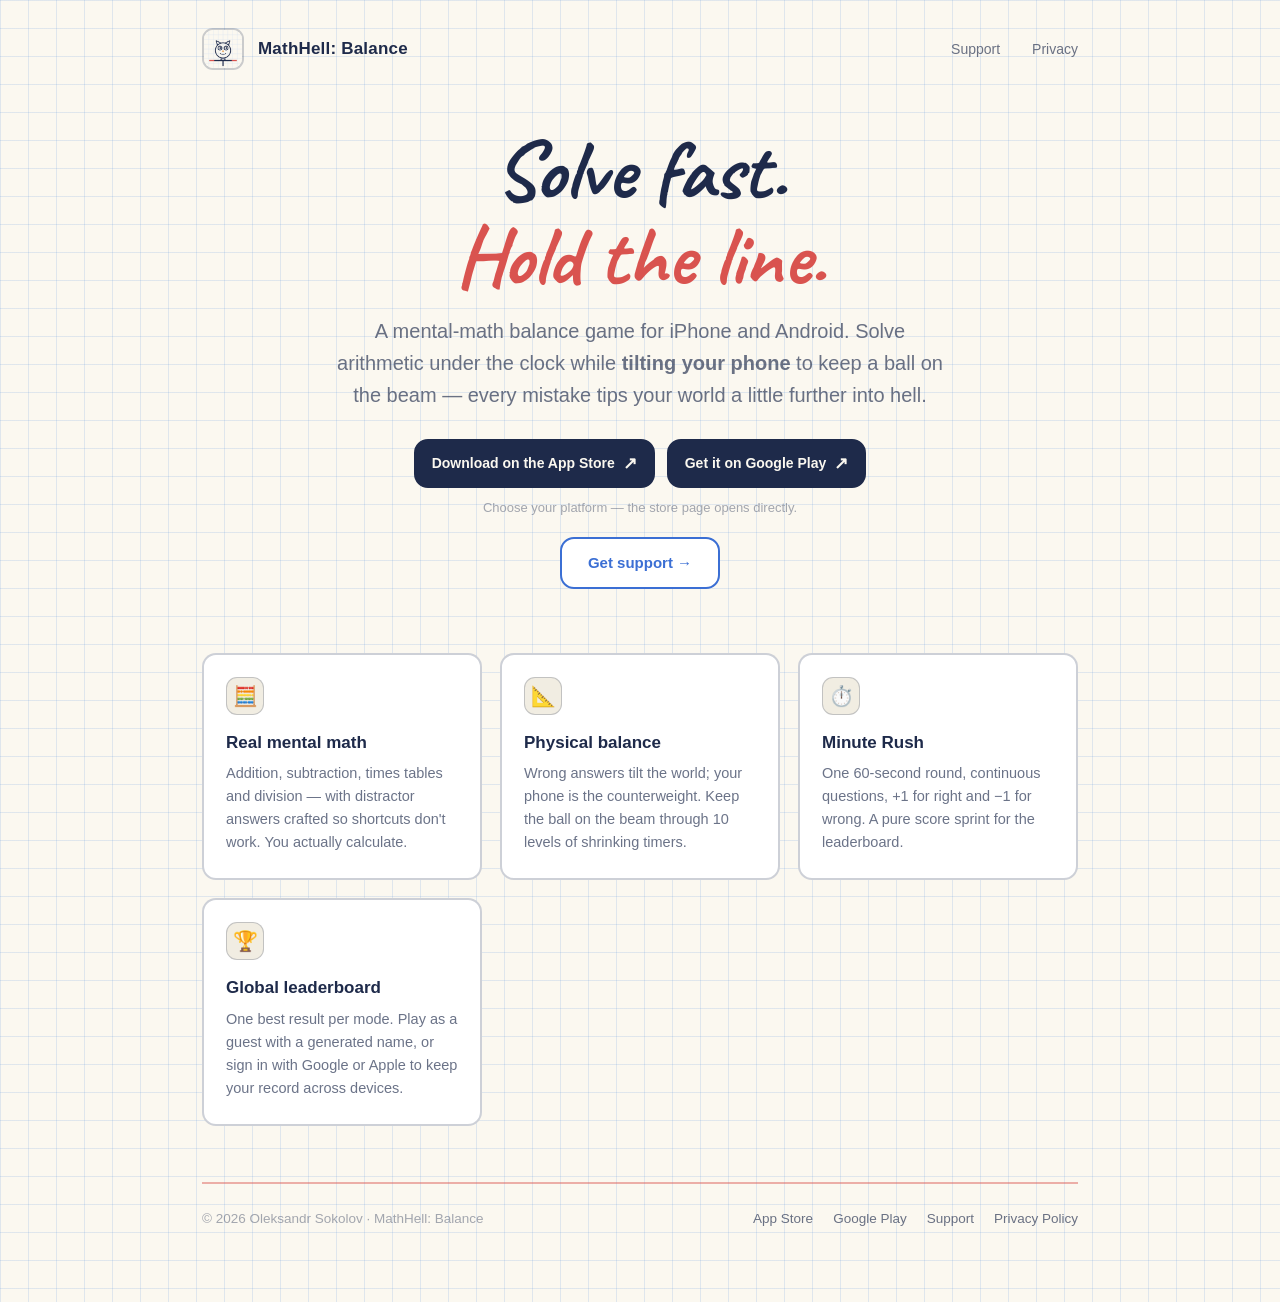
<file: index.html>
<!DOCTYPE html>
<html lang="en">
<head>
  <meta charset="UTF-8" />
  <meta name="viewport" content="width=device-width, initial-scale=1.0" />
  <title>MathHell: Balance — Solve fast. Hold the line.</title>
  <meta name="description" content="MathHell: Balance is a mental-math balance game for iPhone and Android. Solve arithmetic fast while tilting your phone to keep a ball on the beam — every mistake tips your world." />
  <meta name="apple-itunes-app" content="app-id=6801693024" />
  <meta property="og:title" content="MathHell: Balance — Solve fast. Hold the line." />
  <meta property="og:description" content="A mental-math balance game for iPhone and Android." />
  <meta property="og:image" content="assets/icon.png" />
  <link rel="icon" href="assets/icon.png" />
  <link rel="preconnect" href="https://fonts.googleapis.com" />
  <link rel="preconnect" href="https://fonts.gstatic.com" crossorigin />
  <link href="https://fonts.googleapis.com/css2?family=Caveat:wght@500;700&display=swap" rel="stylesheet" />
  <link rel="stylesheet" href="style.css" />
</head>
<body>
  <div class="wrap">
    <nav class="nav">
      <img class="logo" src="assets/icon.png" alt="MathHell: Balance icon" />
      <span class="brand">MathHell: Balance</span>
      <span class="spacer"></span>
      <a href="support.html">Support</a>
      <a href="privacy.html">Privacy</a>
    </nav>

    <header class="hero">
      <h1>Solve fast.<br /><span class="danger">Hold the line.</span></h1>
      <p class="lead">
        A mental-math balance game for iPhone and Android. Solve arithmetic
        under the clock while <strong>tilting your phone</strong> to keep a ball
        on the beam — every mistake tips your world a little further into hell.
      </p>
      <div class="store-links" aria-label="Download MathHell: Balance">
        <a class="store-btn" href="https://apps.apple.com/app/id6801693024" rel="noopener">Download on the App Store <span>↗</span></a>
        <a class="store-btn" href="https://play.google.com/store/apps/details?id=com.mathhell.balance" rel="noopener">Get it on Google Play <span>↗</span></a>
      </div>
      <p class="download-note">Choose your platform — the store page opens directly.</p>
      <a class="btn accent" href="support.html">Get support →</a>
    </header>

    <section class="features">
      <div class="card">
        <div class="dot">🧮</div>
        <h3>Real mental math</h3>
        <p>Addition, subtraction, times tables and division — with distractor
          answers crafted so shortcuts don't work. You actually calculate.</p>
      </div>
      <div class="card">
        <div class="dot">📐</div>
        <h3>Physical balance</h3>
        <p>Wrong answers tilt the world; your phone is the counterweight. Keep
          the ball on the beam through 10 levels of shrinking timers.</p>
      </div>
      <div class="card">
        <div class="dot">⏱️</div>
        <h3>Minute Rush</h3>
        <p>One 60-second round, continuous questions, +1 for right and −1 for
          wrong. A pure score sprint for the leaderboard.</p>
      </div>
      <div class="card">
        <div class="dot">🏆</div>
        <h3>Global leaderboard</h3>
        <p>One best result per mode. Play as a guest with a generated name, or
          sign in with Google or Apple to keep your record across devices.</p>
      </div>
    </section>

    <footer class="footer">
      <span>© 2026 Oleksandr Sokolov · MathHell: Balance</span>
      <span class="spacer"></span>
      <a href="https://apps.apple.com/app/id6801693024">App Store</a>
      <a href="https://play.google.com/store/apps/details?id=com.mathhell.balance">Google Play</a>
      <a href="support.html">Support</a>
      <a href="privacy.html">Privacy Policy</a>
    </footer>
  </div>
</body>
</html>
</file>
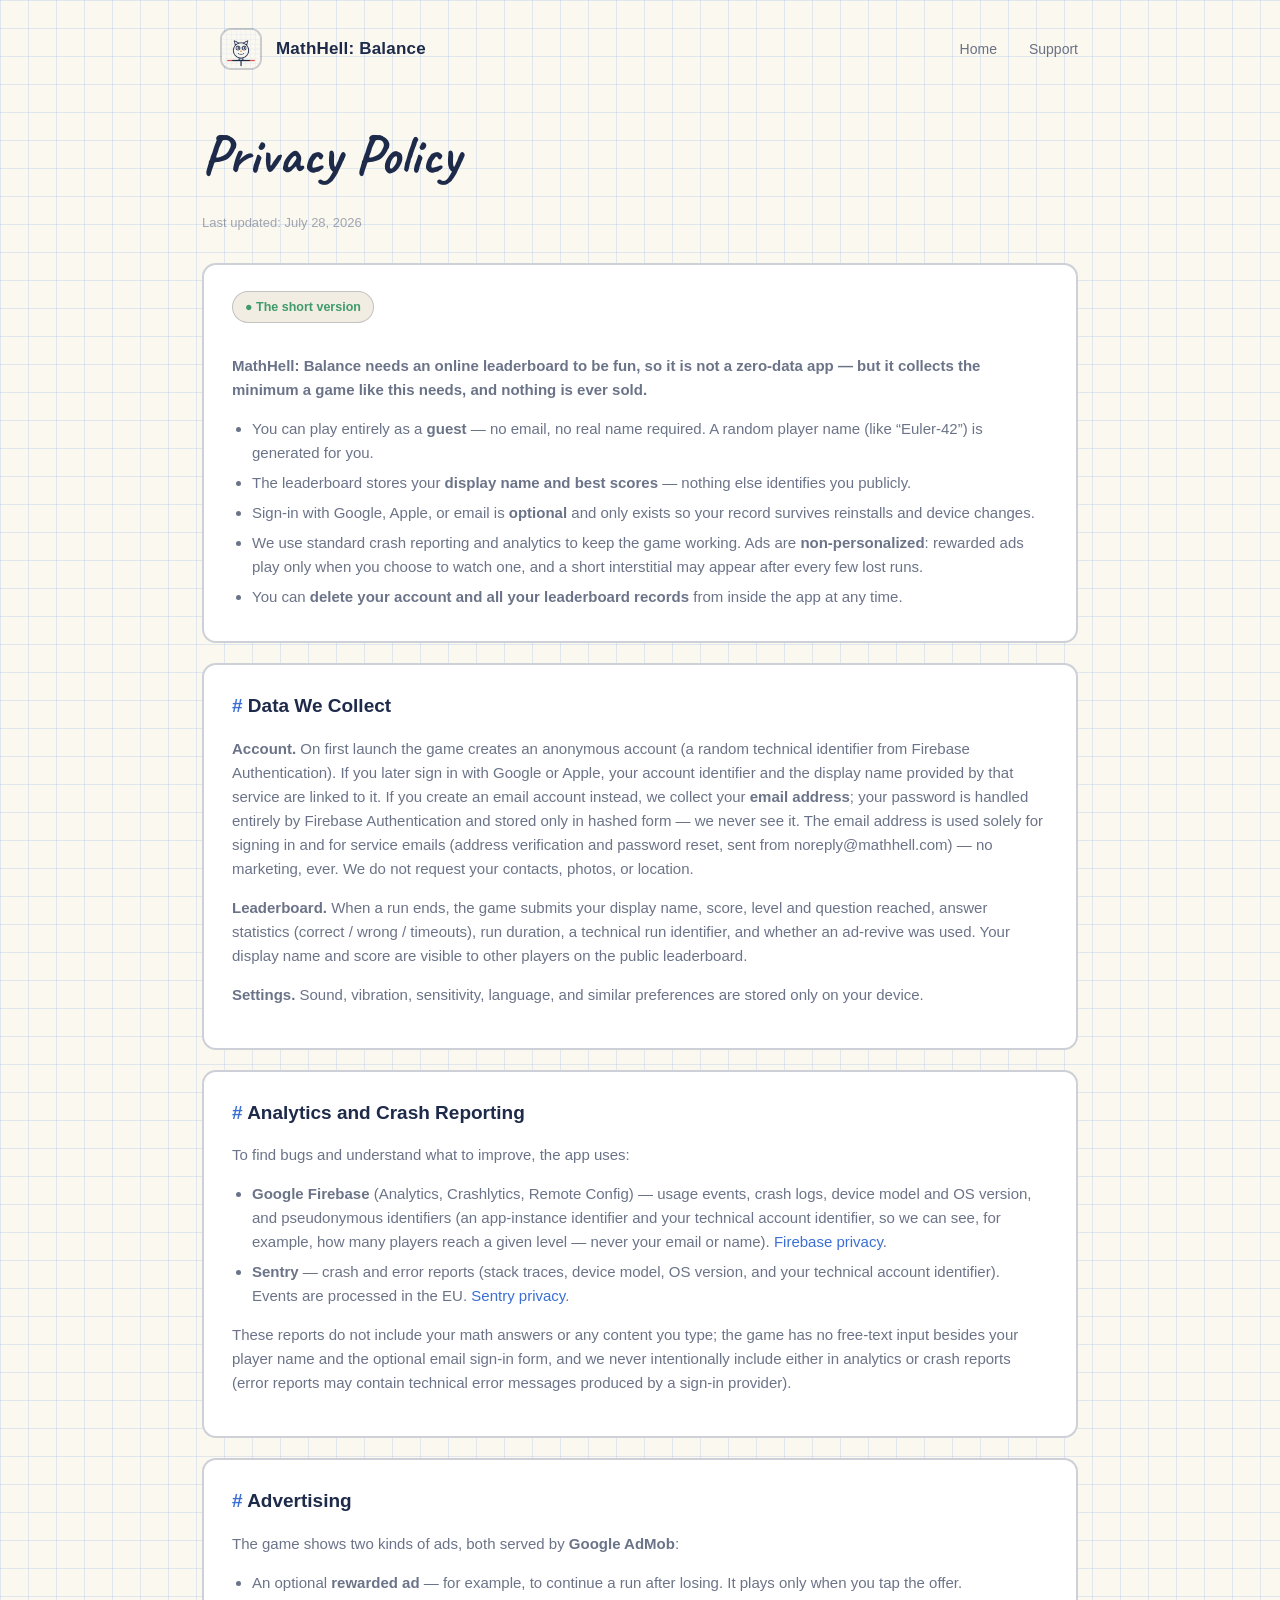
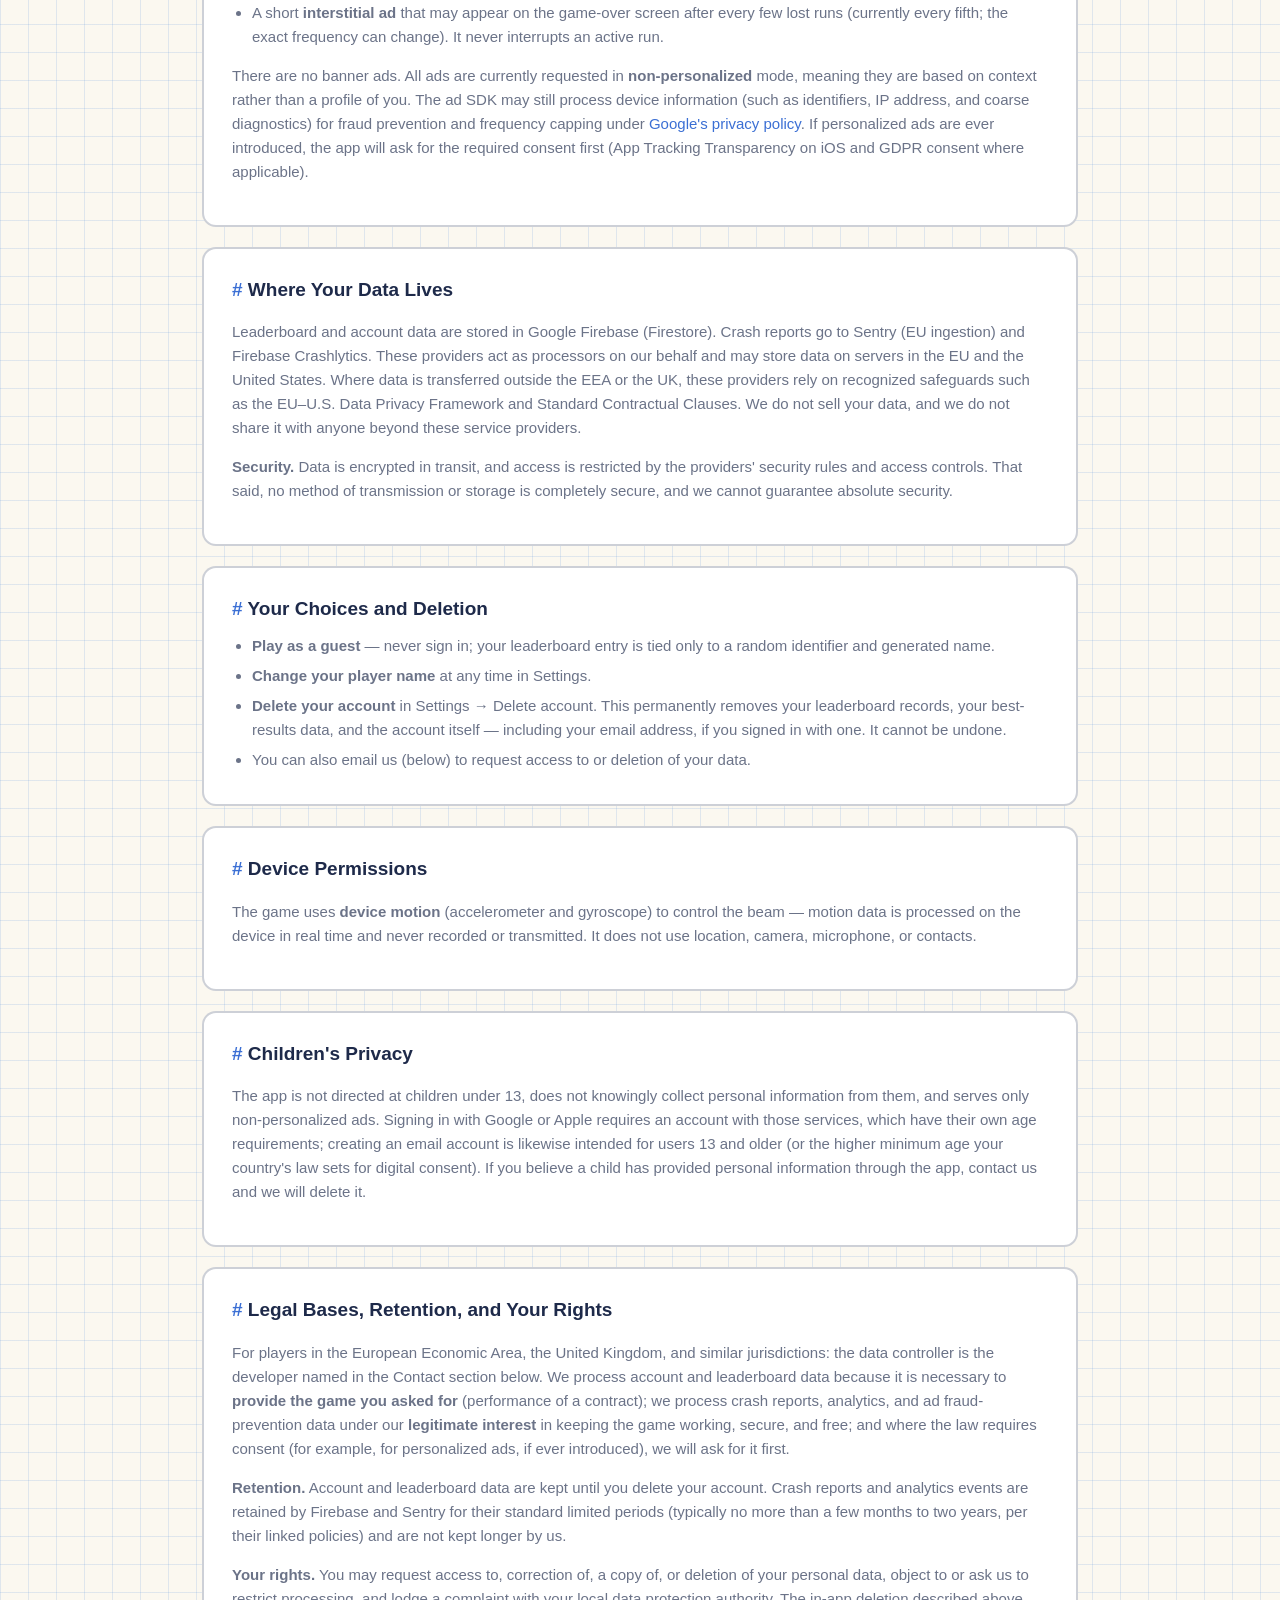
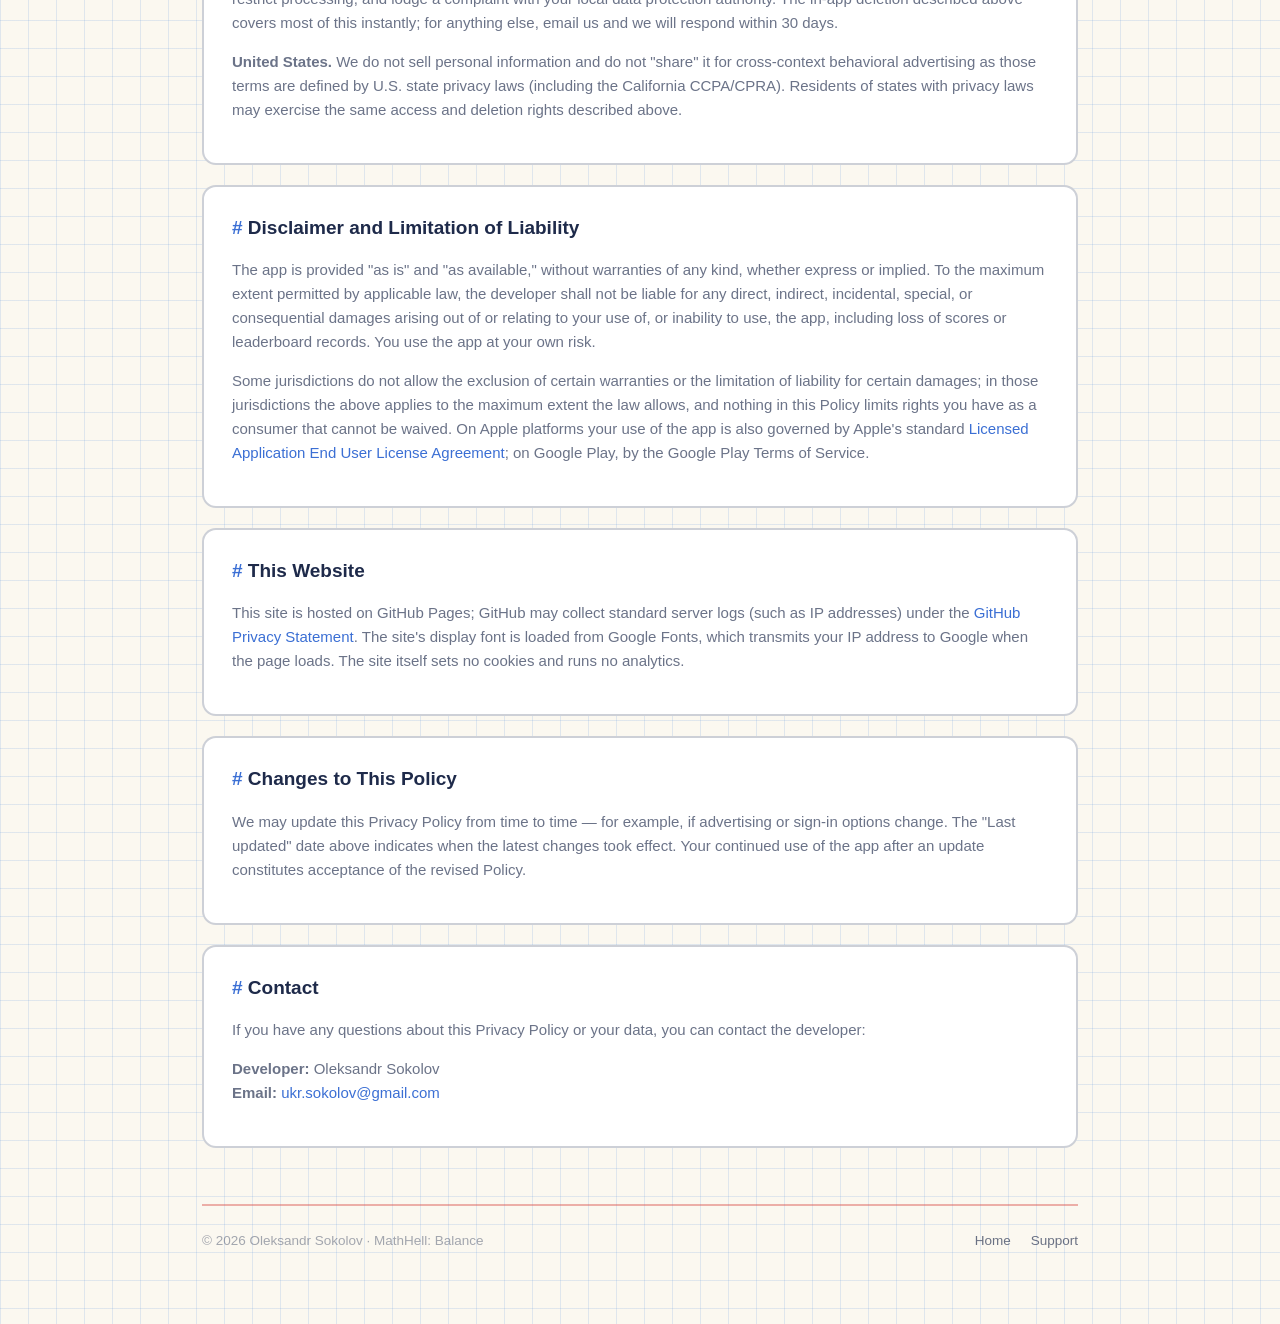
<file: privacy.html>
<!DOCTYPE html>
<html lang="en">
<head>
  <meta charset="UTF-8" />
  <meta name="viewport" content="width=device-width, initial-scale=1.0" />
  <meta name="robots" content="all" />
  <title>MathHell: Balance — Privacy Policy</title>
  <meta name="description" content="Privacy policy for MathHell: Balance — what the game stores, the leaderboard, sign-in, analytics, crash reporting, and ads." />
  <link rel="icon" href="assets/icon.png" />
  <link rel="preconnect" href="https://fonts.googleapis.com" />
  <link rel="preconnect" href="https://fonts.gstatic.com" crossorigin />
  <link href="https://fonts.googleapis.com/css2?family=Caveat:wght@500;700&display=swap" rel="stylesheet" />
  <link rel="stylesheet" href="style.css" />
</head>
<body>
  <div class="wrap page">
    <nav class="nav">
      <a href="index.html" style="display:flex;align-items:center;gap:14px;text-decoration:none;color:inherit;">
        <img class="logo" src="assets/icon.png" alt="MathHell: Balance icon" />
        <span class="brand">MathHell: Balance</span>
      </a>
      <span class="spacer"></span>
      <a href="index.html">Home</a>
      <a href="support.html">Support</a>
    </nav>

    <h1>Privacy Policy</h1>
    <p class="updated">Last updated: July 28, 2026</p>

    <div class="panel">
      <span class="pill">● The short version</span>
      <p><strong>MathHell: Balance needs an online leaderboard to be fun, so it
        is not a zero-data app — but it collects the minimum a game like this
        needs, and nothing is ever sold.</strong></p>
      <ul>
        <li>You can play entirely as a <strong>guest</strong> — no email, no
          real name required. A random player name (like “Euler-42”) is
          generated for you.</li>
        <li>The leaderboard stores your <strong>display name and best
          scores</strong> — nothing else identifies you publicly.</li>
        <li>Sign-in with Google, Apple, or email is <strong>optional</strong>
          and only exists so your record survives reinstalls and device
          changes.</li>
        <li>We use standard crash reporting and analytics to keep the game
          working. Ads are <strong>non-personalized</strong>: rewarded ads play
          only when you choose to watch one, and a short interstitial may
          appear after every few lost runs.</li>
        <li>You can <strong>delete your account and all your leaderboard
          records</strong> from inside the app at any time.</li>
      </ul>
    </div>

    <div class="panel">
      <h2><span class="tag">#</span> Data We Collect</h2>
      <p><strong>Account.</strong> On first launch the game creates an
        anonymous account (a random technical identifier from Firebase
        Authentication). If you later sign in with Google or Apple, your
        account identifier and the display name provided by that service are
        linked to it. If you create an email account instead, we collect your
        <strong>email address</strong>; your password is handled entirely by
        Firebase Authentication and stored only in hashed form — we never see
        it. The email address is used solely for signing in and for service
        emails (address verification and password reset, sent from
        noreply@mathhell.com) — no marketing, ever. We do not request your
        contacts, photos, or location.</p>
      <p><strong>Leaderboard.</strong> When a run ends, the game submits your
        display name, score, level and question reached, answer statistics
        (correct / wrong / timeouts), run duration, a technical run identifier,
        and whether an ad-revive was used. Your display name and score are
        visible to other players on the public leaderboard.</p>
      <p><strong>Settings.</strong> Sound, vibration, sensitivity, language,
        and similar preferences are stored only on your device.</p>
    </div>

    <div class="panel">
      <h2><span class="tag">#</span> Analytics and Crash Reporting</h2>
      <p>To find bugs and understand what to improve, the app uses:</p>
      <ul>
        <li><strong>Google Firebase</strong> (Analytics, Crashlytics, Remote
          Config) — usage events, crash logs, device model and OS version, and
          pseudonymous identifiers (an app-instance identifier and your
          technical account identifier, so we can see, for example, how many
          players reach a given level — never your email or name).
          <a href="https://firebase.google.com/support/privacy" rel="noopener">Firebase privacy</a>.</li>
        <li><strong>Sentry</strong> — crash and error reports (stack traces,
          device model, OS version, and your technical account identifier).
          Events are processed in the EU.
          <a href="https://sentry.io/privacy/" rel="noopener">Sentry privacy</a>.</li>
      </ul>
      <p>These reports do not include your math answers or any content you
        type; the game has no free-text input besides your player name and the
        optional email sign-in form, and we never intentionally include either
        in analytics or crash reports (error reports may contain technical
        error messages produced by a sign-in provider).</p>
    </div>

    <div class="panel">
      <h2><span class="tag">#</span> Advertising</h2>
      <p>The game shows two kinds of ads, both served by
        <strong>Google AdMob</strong>:</p>
      <ul>
        <li>An optional <strong>rewarded ad</strong> — for example, to continue
          a run after losing. It plays only when you tap the offer.</li>
        <li>A short <strong>interstitial ad</strong> that may appear on the
          game-over screen after every few lost runs (currently every fifth;
          the exact frequency can change). It never interrupts an active
          run.</li>
      </ul>
      <p>There are no banner ads. All ads are currently requested in
        <strong>non-personalized</strong> mode, meaning they are based on
        context rather than a profile of you. The ad SDK may still process
        device information (such as identifiers, IP address, and coarse
        diagnostics) for fraud prevention and frequency capping under
        <a href="https://policies.google.com/privacy" rel="noopener">Google's
        privacy policy</a>. If personalized ads are ever introduced, the app
        will ask for the required consent first (App Tracking Transparency on
        iOS and GDPR consent where applicable).</p>
    </div>

    <div class="panel">
      <h2><span class="tag">#</span> Where Your Data Lives</h2>
      <p>Leaderboard and account data are stored in Google Firebase
        (Firestore). Crash reports go to Sentry (EU ingestion) and Firebase
        Crashlytics. These providers act as processors on our behalf and may
        store data on servers in the EU and the United States. Where data is
        transferred outside the EEA or the UK, these providers rely on
        recognized safeguards such as the EU–U.S. Data Privacy Framework and
        Standard Contractual Clauses. We do not sell your data, and we do not
        share it with anyone beyond these service providers.</p>
      <p><strong>Security.</strong> Data is encrypted in transit, and access
        is restricted by the providers' security rules and access controls.
        That said, no method of transmission or storage is completely secure,
        and we cannot guarantee absolute security.</p>
    </div>

    <div class="panel">
      <h2><span class="tag">#</span> Your Choices and Deletion</h2>
      <ul>
        <li><strong>Play as a guest</strong> — never sign in; your leaderboard
          entry is tied only to a random identifier and generated name.</li>
        <li><strong>Change your player name</strong> at any time in
          Settings.</li>
        <li><strong>Delete your account</strong> in Settings → Delete account.
          This permanently removes your leaderboard records, your best-results
          data, and the account itself — including your email address, if you
          signed in with one. It cannot be undone.</li>
        <li>You can also email us (below) to request access to or deletion of
          your data.</li>
      </ul>
    </div>

    <div class="panel">
      <h2><span class="tag">#</span> Device Permissions</h2>
      <p>The game uses <strong>device motion</strong> (accelerometer and
        gyroscope) to control the beam — motion data is processed on the device
        in real time and never recorded or transmitted. It does not use
        location, camera, microphone, or contacts.</p>
    </div>

    <div class="panel">
      <h2><span class="tag">#</span> Children's Privacy</h2>
      <p>The app is not directed at children under 13, does not knowingly
        collect personal information from them, and serves only
        non-personalized ads. Signing in with Google or Apple requires an
        account with those services, which have their own age requirements;
        creating an email account is likewise intended for users 13 and
        older (or the higher minimum age your country's law sets for digital
        consent). If
        you believe a child has provided personal information through the app,
        contact us and we will delete it.</p>
    </div>

    <div class="panel">
      <h2><span class="tag">#</span> Legal Bases, Retention, and Your Rights</h2>
      <p>For players in the European Economic Area, the United Kingdom, and
        similar jurisdictions: the data controller is the developer named in
        the Contact section below. We process account and leaderboard data
        because it is necessary to <strong>provide the game you asked
        for</strong> (performance of a contract); we process crash reports,
        analytics, and ad fraud-prevention data under our
        <strong>legitimate interest</strong> in keeping the game working,
        secure, and free; and where the law requires consent (for example, for
        personalized ads, if ever introduced), we will ask for it first.</p>
      <p><strong>Retention.</strong> Account and leaderboard data are kept
        until you delete your account. Crash reports and analytics events are
        retained by Firebase and Sentry for their standard limited periods
        (typically no more than a few months to two years, per their linked
        policies) and are not kept longer by us.</p>
      <p><strong>Your rights.</strong> You may request access to, correction
        of, a copy of, or deletion of your personal data, object to or ask us
        to restrict processing, and lodge a complaint with your local data
        protection authority. The in-app deletion described above covers most
        of this instantly; for anything else, email us and we will respond
        within 30 days.</p>
      <p><strong>United States.</strong> We do not sell personal information
        and do not "share" it for cross-context behavioral advertising as
        those terms are defined by U.S. state privacy laws (including the
        California CCPA/CPRA). Residents of states with privacy laws may
        exercise the same access and deletion rights described above.</p>
    </div>

    <div class="panel">
      <h2><span class="tag">#</span> Disclaimer and Limitation of Liability</h2>
      <p>The app is provided "as is" and "as available," without warranties of
        any kind, whether express or implied. To the maximum extent permitted
        by applicable law, the developer shall not be liable for any direct,
        indirect, incidental, special, or consequential damages arising out of
        or relating to your use of, or inability to use, the app, including
        loss of scores or leaderboard records. You use the app at your own
        risk.</p>
      <p>Some jurisdictions do not allow the exclusion of certain warranties
        or the limitation of liability for certain damages; in those
        jurisdictions the above applies to the maximum extent the law allows,
        and nothing in this Policy limits rights you have as a consumer that
        cannot be waived. On Apple platforms your use of the app is also
        governed by Apple's standard
        <a href="https://www.apple.com/legal/internet-services/itunes/dev/stdeula/" rel="noopener">Licensed
        Application End User License Agreement</a>; on Google Play, by the
        Google Play Terms of Service.</p>
    </div>

    <div class="panel">
      <h2><span class="tag">#</span> This Website</h2>
      <p>This site is hosted on GitHub Pages; GitHub may collect standard
        server logs (such as IP addresses) under the
        <a href="https://docs.github.com/en/site-policy/privacy-policies/github-general-privacy-statement" rel="noopener">GitHub
        Privacy Statement</a>. The site's display font is loaded from Google
        Fonts, which transmits your IP address to Google when the page loads.
        The site itself sets no cookies and runs no analytics.</p>
    </div>

    <div class="panel">
      <h2><span class="tag">#</span> Changes to This Policy</h2>
      <p>We may update this Privacy Policy from time to time — for example, if
        advertising or sign-in options change. The "Last updated" date above
        indicates when the latest changes took effect. Your continued use of
        the app after an update constitutes acceptance of the revised
        Policy.</p>
    </div>

    <div class="panel">
      <h2><span class="tag">#</span> Contact</h2>
      <p>If you have any questions about this Privacy Policy or your data, you
        can contact the developer:</p>
      <p><strong>Developer:</strong> Oleksandr Sokolov<br />
        <strong>Email:</strong>
        <a href="mailto:ukr.sokolov@gmail.com">ukr.sokolov@gmail.com</a></p>
    </div>

    <footer class="footer">
      <span>© 2026 Oleksandr Sokolov · MathHell: Balance</span>
      <span class="spacer"></span>
      <a href="index.html">Home</a>
      <a href="support.html">Support</a>
    </footer>
  </div>
</body>
</html>
</file>
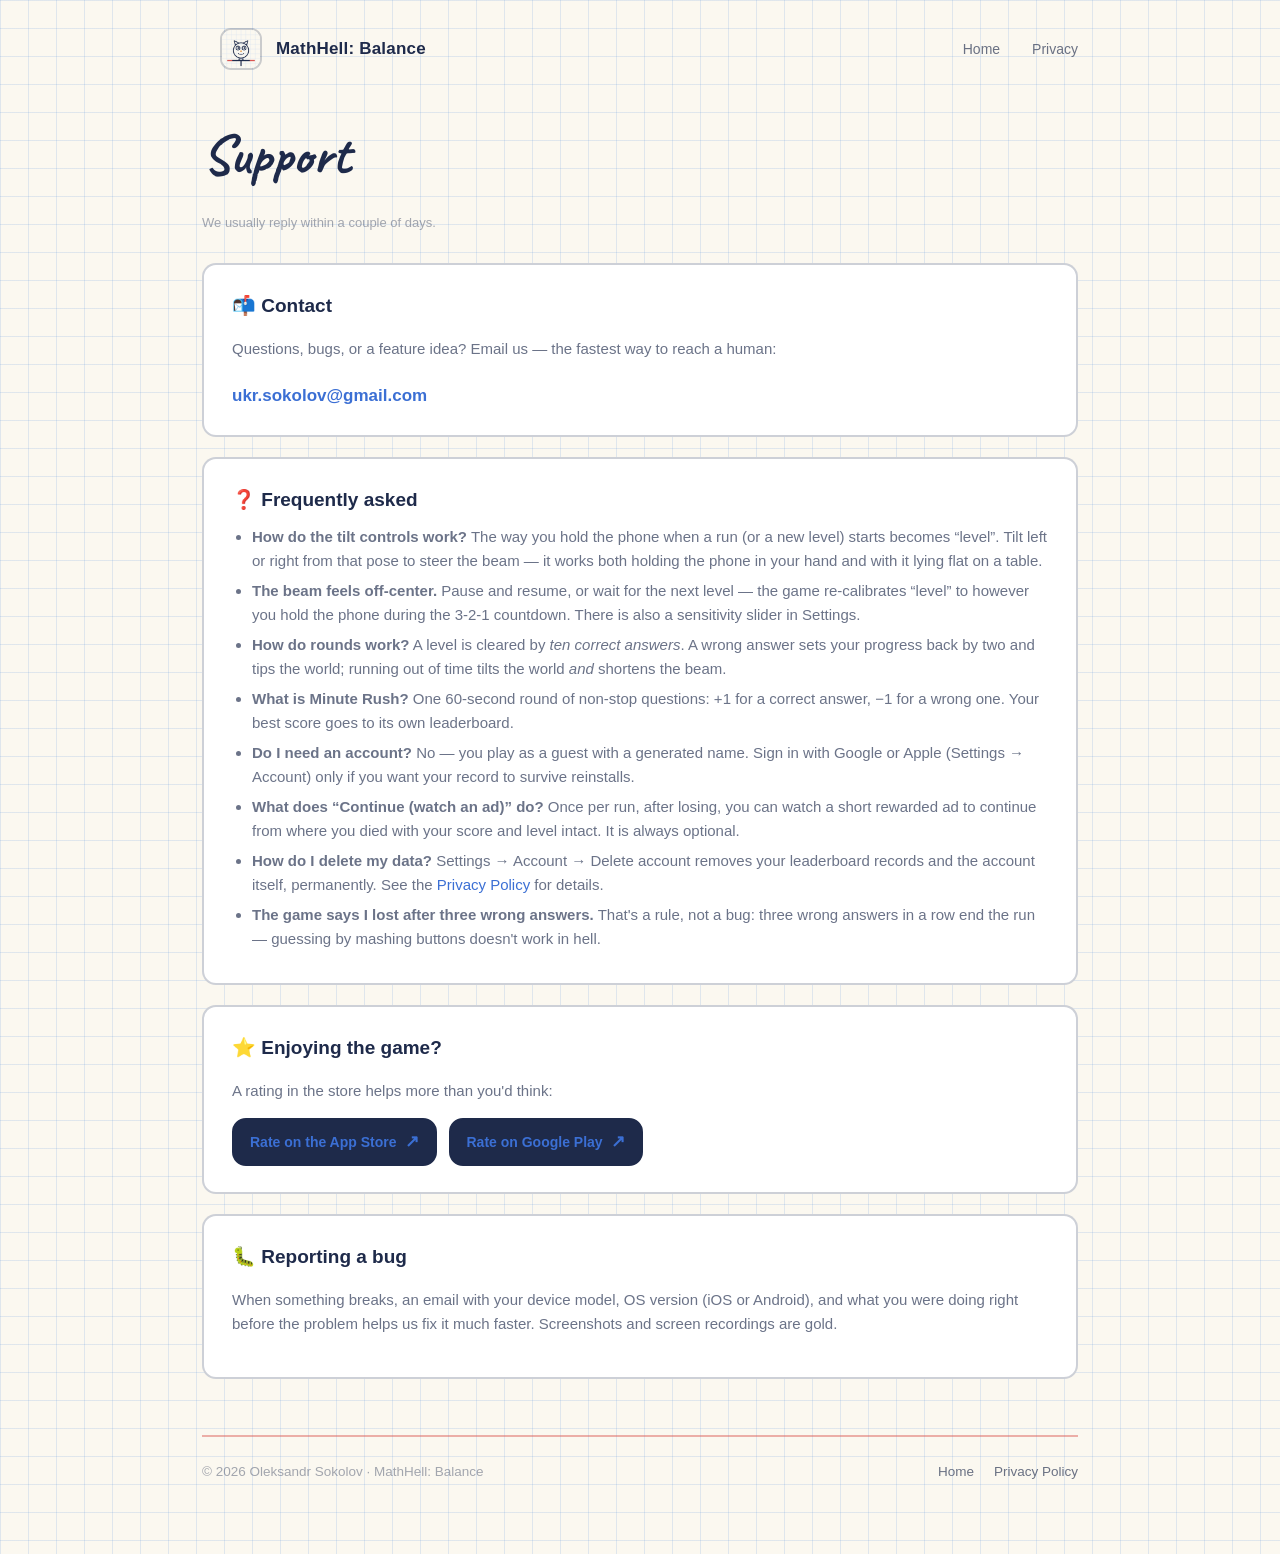
<file: support.html>
<!DOCTYPE html>
<html lang="en">
<head>
  <meta charset="UTF-8" />
  <meta name="viewport" content="width=device-width, initial-scale=1.0" />
  <title>MathHell: Balance — Support</title>
  <meta name="description" content="Support and help for MathHell: Balance — tilt controls, the leaderboard, accounts, and contact." />
  <meta name="apple-itunes-app" content="app-id=6801693024" />
  <link rel="icon" href="assets/icon.png" />
  <link rel="preconnect" href="https://fonts.googleapis.com" />
  <link rel="preconnect" href="https://fonts.gstatic.com" crossorigin />
  <link href="https://fonts.googleapis.com/css2?family=Caveat:wght@500;700&display=swap" rel="stylesheet" />
  <link rel="stylesheet" href="style.css" />
</head>
<body>
  <div class="wrap page">
    <nav class="nav">
      <a href="index.html" style="display:flex;align-items:center;gap:14px;text-decoration:none;color:inherit;">
        <img class="logo" src="assets/icon.png" alt="MathHell: Balance icon" />
        <span class="brand">MathHell: Balance</span>
      </a>
      <span class="spacer"></span>
      <a href="index.html">Home</a>
      <a href="privacy.html">Privacy</a>
    </nav>

    <h1>Support</h1>
    <p class="updated">We usually reply within a couple of days.</p>

    <div class="panel">
      <h2>📬 Contact</h2>
      <p>Questions, bugs, or a feature idea? Email us — the fastest way to
        reach a human:</p>
      <a class="mail" href="mailto:ukr.sokolov@gmail.com?subject=MathHell%20support">ukr.sokolov@gmail.com</a>
    </div>

    <div class="panel">
      <h2>❓ Frequently asked</h2>
      <ul>
        <li><strong>How do the tilt controls work?</strong> The way you hold
          the phone when a run (or a new level) starts becomes “level”. Tilt
          left or right from that pose to steer the beam — it works both
          holding the phone in your hand and with it lying flat on a table.</li>
        <li><strong>The beam feels off-center.</strong> Pause and resume, or
          wait for the next level — the game re-calibrates “level” to however
          you hold the phone during the 3-2-1 countdown. There is also a
          sensitivity slider in Settings.</li>
        <li><strong>How do rounds work?</strong> A level is cleared by
          <em>ten correct answers</em>. A wrong answer sets your progress back
          by two and tips the world; running out of time tilts the world
          <em>and</em> shortens the beam.</li>
        <li><strong>What is Minute Rush?</strong> One 60-second round of
          non-stop questions: +1 for a correct answer, −1 for a wrong one. Your
          best score goes to its own leaderboard.</li>
        <li><strong>Do I need an account?</strong> No — you play as a guest
          with a generated name. Sign in with Google or Apple (Settings →
          Account) only if you want your record to survive reinstalls.</li>
        <li><strong>What does “Continue (watch an ad)” do?</strong> Once per
          run, after losing, you can watch a short rewarded ad to continue from
          where you died with your score and level intact. It is always
          optional.</li>
        <li><strong>How do I delete my data?</strong> Settings → Account →
          Delete account removes your leaderboard records and the account
          itself, permanently. See the
          <a href="privacy.html">Privacy Policy</a> for details.</li>
        <li><strong>The game says I lost after three wrong answers.</strong>
          That's a rule, not a bug: three wrong answers in a row end the run —
          guessing by mashing buttons doesn't work in hell.</li>
      </ul>
    </div>

    <div class="panel">
      <h2>⭐ Enjoying the game?</h2>
      <p>A rating in the store helps more than you'd think:</p>
      <div class="store-links left">
        <a class="store-btn" href="https://apps.apple.com/app/id6801693024?action=write-review" rel="noopener">Rate on the App Store <span>↗</span></a>
        <a class="store-btn" href="https://play.google.com/store/apps/details?id=com.mathhell.balance&showAllReviews=true" rel="noopener">Rate on Google Play <span>↗</span></a>
      </div>
    </div>
    <div class="panel">
      <h2>🐛 Reporting a bug</h2>
      <p>When something breaks, an email with your device model, OS version (iOS or Android),
        and what you were doing right before the problem helps us fix it much
        faster. Screenshots and screen recordings are gold.</p>
    </div>

    <footer class="footer">
      <span>© 2026 Oleksandr Sokolov · MathHell: Balance</span>
      <span class="spacer"></span>
      <a href="index.html">Home</a>
      <a href="privacy.html">Privacy Policy</a>
    </footer>
  </div>
</body>
</html>
</file>
<file: style.css>
/* MathHell: Balance — landing / support / privacy.
   Colors and the squared-notebook look mirror the app's src/ui/theme.ts
   so the site feels like the product: warm paper, light-blue cell grid,
   blue-black ink, red-pen accents, Caveat handwriting. */

:root {
  --paper: #fbf8f0;
  --surface: #ffffff;
  --surface-alt: #f1ede2;
  --grid: rgba(96, 150, 220, 0.18);
  --margin: rgba(217, 83, 79, 0.45);
  --ink: #1e2a4a;
  --ink-soft: rgba(30, 42, 74, 0.66);
  --ink-faint: rgba(30, 42, 74, 0.4);
  --line: rgba(30, 42, 74, 0.22);
  --accent: #3b6fd4;
  --success: #3f9b6b;
  --warning: #e8963c;
  --danger: #d9534f;
  --r-card: 14px;
}

* { box-sizing: border-box; }

html { scroll-behavior: smooth; }

body {
  margin: 0;
  color: var(--ink);
  font-family: -apple-system, BlinkMacSystemFont, "Segoe UI", Roboto, Helvetica,
    Arial, sans-serif;
  line-height: 1.6;
  -webkit-font-smoothing: antialiased;
  min-height: 100vh;
  /* the notebook page: paper + cell grid + the classic red margin line */
  background-color: var(--paper);
  background-image:
    linear-gradient(var(--grid) 1px, transparent 1px),
    linear-gradient(90deg, var(--grid) 1px, transparent 1px);
  background-size: 28px 28px;
}

.wrap {
  max-width: 920px;
  margin: 0 auto;
  padding: 28px 22px 72px;
}

.hand {
  font-family: "Caveat", cursive;
}

/* ---------- Top bar ---------- */
.nav {
  display: flex;
  align-items: center;
  gap: 14px;
  margin-bottom: 40px;
}
.nav .logo {
  width: 42px;
  height: 42px;
  border-radius: 11px;
  border: 2px solid var(--line);
}
.nav .brand {
  font-weight: 700;
  letter-spacing: 0.2px;
  font-size: 17px;
}
.nav .spacer { flex: 1; }
.nav a {
  color: var(--ink-soft);
  text-decoration: none;
  font-size: 14px;
  margin-left: 18px;
}
.nav a:hover { color: var(--ink); }

/* ---------- Hero ---------- */
.hero {
  text-align: center;
  padding: 18px 0 8px;
}
.hero h1 {
  font-family: "Caveat", cursive;
  font-size: clamp(46px, 9vw, 84px);
  line-height: 1.02;
  margin: 0 0 16px;
  font-weight: 700;
  letter-spacing: -0.5px;
}
.hero h1 .accent { color: var(--accent); }
.hero h1 .danger { color: var(--danger); }
.hero p.lead {
  font-size: clamp(16px, 2.4vw, 20px);
  color: var(--ink-soft);
  max-width: 620px;
  margin: 0 auto 28px;
}

/* ---------- Buttons (ink outline, like the app's chalkBorder) ---------- */
.btn {
  display: inline-block;
  padding: 12px 26px;
  border-radius: var(--r-card);
  background: var(--surface);
  color: var(--ink);
  text-decoration: none;
  font-weight: 600;
  font-size: 15px;
  border: 2px solid var(--ink-soft);
  transition: transform 0.09s ease, background 0.12s ease;
}
.btn:hover { transform: translateY(-1px); background: var(--surface-alt); }
.btn:active { transform: scale(0.98); }
.btn.accent { color: var(--accent); border-color: var(--accent); }

.store-links {
  display: flex;
  justify-content: center;
  gap: 12px;
  flex-wrap: wrap;
  margin: 2px auto 10px;
}
.store-btn {
  display: inline-flex;
  align-items: center;
  gap: 8px;
  min-height: 48px;
  padding: 11px 16px;
  border-radius: var(--r-card);
  background: var(--ink);
  color: var(--paper);
  text-decoration: none;
  font-weight: 700;
  font-size: 14px;
  border: 2px solid var(--ink);
  transition: transform 0.09s ease, background 0.12s ease;
}
.store-links.left { justify-content: flex-start; margin: 12px 0 0; }
.store-btn:hover { transform: translateY(-1px); background: var(--accent); border-color: var(--accent); }
.store-btn span { font-size: 17px; line-height: 1; }
.download-note {
  margin: 0 auto 18px;
  color: var(--ink-faint);
  font-size: 13px;
}

/* ---------- Feature cards ---------- */
.features {
  display: grid;
  grid-template-columns: repeat(auto-fit, minmax(230px, 1fr));
  gap: 18px;
  margin: 56px 0;
}
.card {
  background: var(--surface);
  border-radius: var(--r-card);
  padding: 22px 22px 24px;
  border: 2px solid var(--line);
}
.card .dot {
  width: 38px;
  height: 38px;
  border-radius: 11px;
  display: grid;
  place-items: center;
  font-size: 20px;
  margin-bottom: 14px;
  background: var(--surface-alt);
  border: 1px solid var(--line);
}
.card h3 { margin: 0 0 6px; font-size: 17px; }
.card p { margin: 0; color: var(--ink-soft); font-size: 14.5px; }

/* ---------- Content pages (support / privacy) ---------- */
.page h1 {
  font-family: "Caveat", cursive;
  font-size: clamp(38px, 6vw, 56px);
  margin: 6px 0 6px;
  font-weight: 700;
}
.page .updated { color: var(--ink-faint); font-size: 13px; margin-bottom: 30px; }
.panel {
  background: var(--surface);
  border-radius: var(--r-card);
  padding: 26px 28px;
  border: 2px solid var(--line);
  margin-bottom: 20px;
}
.panel h2 {
  font-size: 19px;
  margin: 0 0 10px;
}
.panel h2 .tag { color: var(--accent); }
.panel p, .panel li { color: var(--ink-soft); font-size: 15px; }
.panel a { color: var(--accent); text-decoration: none; }
.panel a:hover { text-decoration: underline; }
.panel ul { padding-left: 20px; margin: 8px 0 0; }
.panel li { margin-bottom: 6px; }
.pill {
  display: inline-block;
  font-size: 12.5px;
  font-weight: 600;
  color: var(--success);
  background: var(--surface-alt);
  padding: 5px 12px;
  border-radius: 999px;
  border: 1px solid var(--line);
  margin-bottom: 16px;
}
.mail {
  display: inline-block;
  margin-top: 6px;
  font-size: 17px;
  font-weight: 600;
}

/* ---------- Footer ---------- */
.footer {
  margin-top: 56px;
  padding-top: 24px;
  border-top: 2px solid var(--margin);
  display: flex;
  gap: 20px;
  flex-wrap: wrap;
  align-items: center;
  color: var(--ink-faint);
  font-size: 13.5px;
}
.footer a { color: var(--ink-soft); text-decoration: none; }
.footer a:hover { color: var(--ink); }
.footer .spacer { flex: 1; }
</file>
